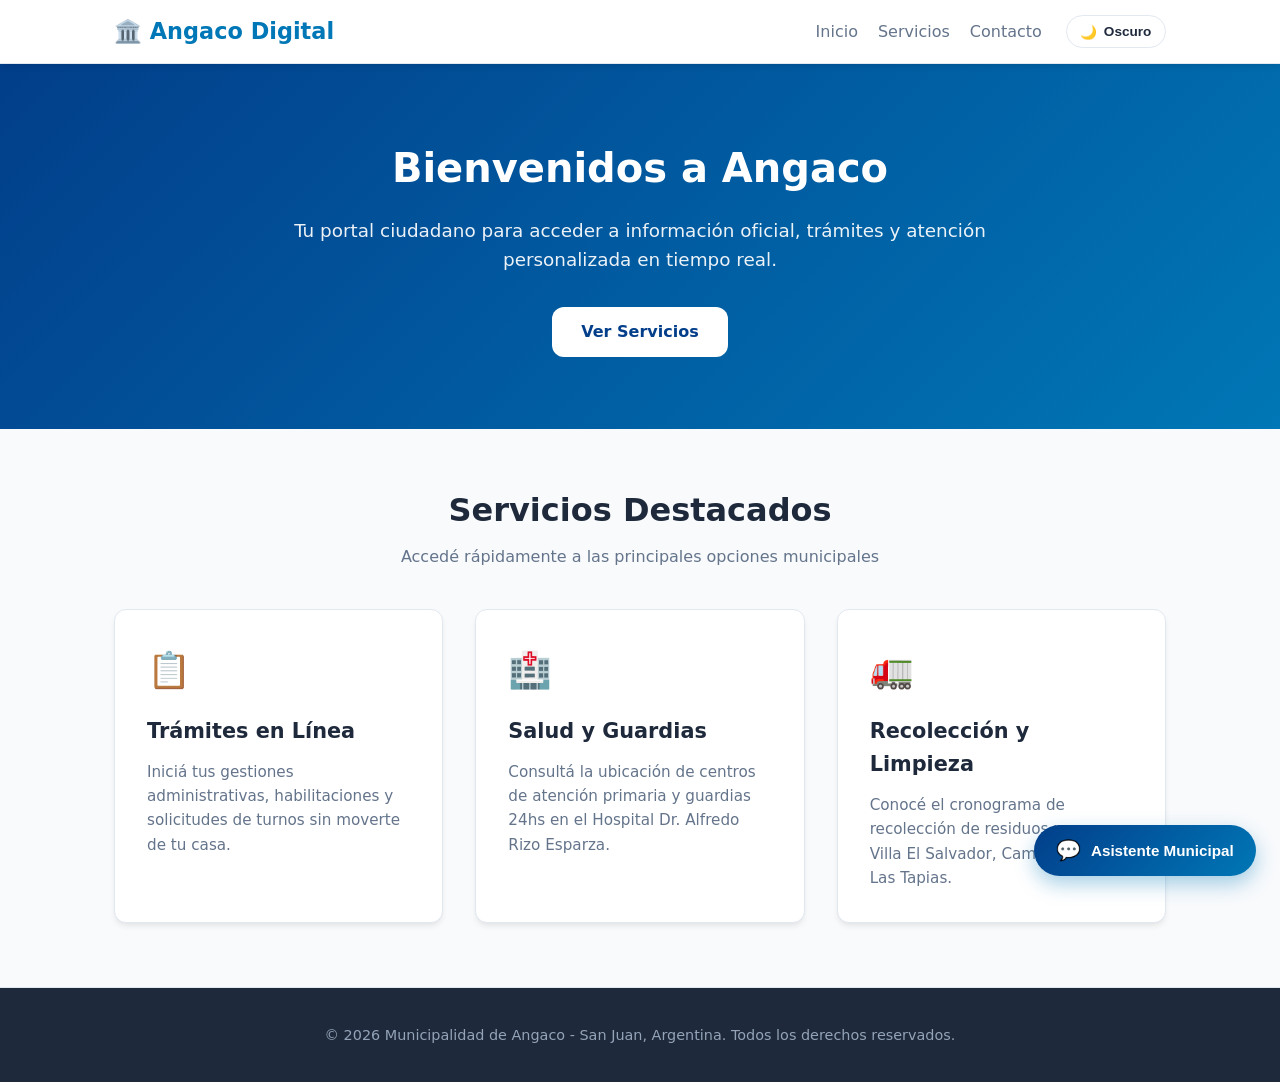
<file: angaco2.html>
<!DOCTYPE html>
<html lang="es">
<head>
  <meta charset="UTF-8">
  <meta name="viewport" content="width=device-width, initial-scale=1.0">
  <title>Portal Angaco 2 - Municipio</title>
  
  <!-- Script para aplicar el tema de inmediato antes de pintar la pantalla -->
  <script src="theme.js"></script>

  <!-- Hoja de estilos externa -->
  <link rel="stylesheet" href="styles.css">
</head>
<body>

  <!-- Encabezado y Navegación -->
  <header>
    <nav class="navbar">
      <a href="#" class="brand">🏛️ Angaco Digital</a>
      
      <div class="nav-actions">
        <ul class="nav-links">
          <li><a href="#inicio">Inicio</a></li>
          <li><a href="#servicios">Servicios</a></li>
          <li><a href="#contacto">Contacto</a></li>
        </ul>

        <!-- Botón para alternar Modo Claro / Oscuro -->
        <button id="themeToggleBtn" class="theme-toggle" aria-label="Cambiar tema de color">
          <span id="themeIcon">🌙</span>
          <span id="themeLabel">Oscuro</span>
        </button>
      </div>
    </nav>
  </header>

  <!-- Sección Principal / Hero -->
  <section class="hero" id="inicio">
    <div class="hero-content">
      <h1>Bienvenidos a Angaco</h1>
      <p>Tu portal ciudadano para acceder a información oficial, trámites y atención personalizada en tiempo real.</p>
      <a href="#servicios" class="btn-primary">Ver Servicios</a>
    </div>
  </section>

  <!-- Sección de Servicios Principales -->
  <main class="container" id="servicios">
    <div class="section-title">
      <h2>Servicios Destacados</h2>
      <p>Accedé rápidamente a las principales opciones municipales</p>
    </div>

    <div class="cards-grid">
      <article class="card">
        <div class="card-icon">📋</div>
        <h3>Trámites en Línea</h3>
        <p>Iniciá tus gestiones administrativas, habilitaciones y solicitudes de turnos sin moverte de tu casa.</p>
      </article>

      <article class="card">
        <div class="card-icon">🏥</div>
        <h3>Salud y Guardias</h3>
        <p>Consultá la ubicación de centros de atención primaria y guardias 24hs en el Hospital Dr. Alfredo Rizo Esparza.</p>
      </article>

      <article class="card">
        <div class="card-icon">🚛</div>
        <h3>Recolección y Limpieza</h3>
        <p>Conocé el cronograma de recolección de residuos por zonas: Villa El Salvador, Campo Afuera y Las Tapias.</p>
      </article>
    </div>
  </main>

  <!-- Pie de página -->
  <footer id="contacto">
    <p>&copy; 2026 Municipalidad de Angaco - San Juan, Argentina. Todos los derechos reservados.</p>
  </footer>

  <!-- ==============================================
       WIDGET DEL CHATBOT MUNICIPAL CON UBICACIÓN
       ============================================== -->

  <!-- Botón flotante para abrir el asistente -->
  <button id="chatToggleBtn" class="chat-fab" aria-label="Abrir asistente virtual del municipio">
    <span class="fab-icon">💬</span>
    <span>Asistente Municipal</span>
  </button>

  <!-- Ventana emergente del chat -->
  <aside id="chatWindow" class="chat-window" aria-label="Chatbot de atención ciudadana">
    <!-- Cabecera -->
    <div class="chat-header">
      <div class="chat-header-info">
        <h3>Asistente de Angaco</h3>
        <small><span class="status-dot"></span> En línea &bull; <span id="locationStatus">Ubicación sin activar</span></small>
      </div>
      <button id="chatCloseBtn" class="chat-close-btn" aria-label="Cerrar chat">&times;</button>
    </div>

    <!-- Banner para solicitar permiso de geolocalización -->
    <div id="locationBanner" class="location-banner">
      <span>📍 Activa tu ubicación para respuestas sobre tu zona</span>
      <button id="btnRequestLocation" class="btn-location-action">Permitir</button>
    </div>

    <!-- Historial de mensajes -->
    <div id="chatMessages" class="chat-messages" role="log" aria-live="polite">
      <div class="chat-bubble chat-bot">
        ¡Hola! 👋 Soy el asistente virtual de la Municipalidad de Angaco.
        <br><br>
        Puedo ayudarte con información sobre trámites, centros de salud, recolección de residuos y teléfonos de emergencia. Si activás tu ubicación en el botón superior, podré calcular las distancias y servicios más cercanos a vos.
      </div>
    </div>

    <!-- Preguntas sugeridas (Chips) -->
    <div id="quickChips" class="chat-chips">
      <button class="chat-chip" data-query="¿Dónde queda la municipalidad y qué horarios tiene?">🏛️ Sede y horarios</button>
      <button class="chat-chip" data-query="¿Cuál es el hospital o centro de salud más cercano?">🏥 Centros de Salud</button>
      <button class="chat-chip" data-query="¿Qué días pasa la recolección de residuos?">🚛 Recolección</button>
      <button class="chat-chip" data-query="¿Cómo renuevo el carnet de conducir?">🚗 Licencia de Conducir</button>
      <button class="chat-chip" data-query="¿Cuáles son los teléfonos de emergencia y comisaría?">📞 Teléfonos útiles</button>
    </div>

    <!-- Formulario de envío -->
    <form id="chatForm" class="chat-form">
      <input type="text" id="chatInput" placeholder="Escribí tu consulta aquí..." autocomplete="off" required>
      <button type="submit">Enviar</button>
    </form>
  </aside>

  <!-- Scripts del Chatbot -->
  <script src="chatbot.js"></script>
</body>
</html>
</file>
<file: styles.css>
/* ===================================================
   HOJA DE ESTILOS - ANGACO
   Archivo: styles.css
   =================================================== */

/* ---------------------------------------------------
   1. PALETA DE COLORES - TEMA CLARO (POR DEFECTO)
   --------------------------------------------------- */
:root {
  --primary-color: #0077b6;
  --primary-dark: #023e8a;
  --primary-hover: #0096c7;
  --secondary-color: #00b4d8;
  --accent-color: #90e0ef;

  --bg-color: #f8fafc;
  --surface-color: #ffffff;
  --card-bg: #ffffff;
  --footer-bg: #1e293b;
  --footer-text: #94a3b8;

  --text-main: #1e293b;
  --text-muted: #64748b;
  --border-color: #e2e8f0;
  --shadow: 0 4px 6px -1px rgba(0, 0, 0, 0.08), 0 2px 4px -2px rgba(0, 0, 0, 0.04);
  --shadow-lg: 0 12px 36px rgba(0, 0, 0, 0.16);
  --radius: 12px;

  /* Variables del Chatbot */
  --chat-feed-bg: #f8fafc;
  --chat-bot-bg: #ffffff;
  --chat-bot-text: #1e293b;
  --chat-user-bg: #0077b6;
  --chat-user-text: #ffffff;
  --chat-banner-bg: #f0f9ff;
  --chat-banner-border: #bae6fd;
  --chat-banner-text: #0369a1;
  --chat-chip-bg: #f1f5f9;
  --chat-chip-hover: #e0f2fe;
}

/* ---------------------------------------------------
   2. PALETA DE COLORES - MODO OSCURO (DATA-THEME = DARK)
   --------------------------------------------------- */
[data-theme="dark"] {
  --primary-color: #38bdf8;
  --primary-dark: #0284c7;
  --primary-hover: #7dd3fc;
  --secondary-color: #0ea5e9;
  --accent-color: #bae6fd;

  --bg-color: #0b0f19;
  --surface-color: #1e293b;
  --card-bg: #1e293b;
  --footer-bg: #070a10;
  --footer-text: #94a3b8;

  --text-main: #f8fafc;
  --text-muted: #94a3b8;
  --border-color: #334155;
  --shadow: 0 4px 14px rgba(0, 0, 0, 0.5);
  --shadow-lg: 0 14px 40px rgba(0, 0, 0, 0.65);

  /* Variables del Chatbot en modo oscuro */
  --chat-feed-bg: #0b0f19;
  --chat-bot-bg: #1e293b;
  --chat-bot-text: #f8fafc;
  --chat-user-bg: #0284c7;
  --chat-user-text: #ffffff;
  --chat-banner-bg: #1e293b;
  --chat-banner-border: #334155;
  --chat-banner-text: #38bdf8;
  --chat-chip-bg: #334155;
  --chat-chip-hover: #475569;
}

/* Reset general */
* {
  margin: 0;
  padding: 0;
  box-sizing: border-box;
}

body {
  font-family: 'Segoe UI', system-ui, -apple-system, sans-serif;
  background-color: var(--bg-color);
  color: var(--text-main);
  line-height: 1.6;
  transition: background-color 0.25s ease, color 0.25s ease;
}

/* ---------------------------------------------------
   3. ENCABEZADO Y NAVEGACIÓN
   --------------------------------------------------- */
header {
  background-color: var(--surface-color);
  border-bottom: 1px solid var(--border-color);
  box-shadow: var(--shadow);
  position: sticky;
  top: 0;
  z-index: 100;
  transition: background-color 0.25s ease, border-color 0.25s ease;
}

.navbar {
  max-width: 1100px;
  margin: 0 auto;
  padding: 0.85rem 1.5rem;
  display: flex;
  justify-content: space-between;
  align-items: center;
}

.brand {
  font-size: 1.4rem;
  font-weight: 700;
  color: var(--primary-color);
  text-decoration: none;
  display: flex;
  align-items: center;
  gap: 0.5rem;
  transition: color 0.25s ease;
}

.nav-actions {
  display: flex;
  align-items: center;
  gap: 1.5rem;
}

.nav-links {
  list-style: none;
  display: flex;
  gap: 1.25rem;
  align-items: center;
}

.nav-links a {
  text-decoration: none;
  color: var(--text-muted);
  font-weight: 500;
  transition: color 0.2s ease;
}

.nav-links a:hover {
  color: var(--primary-color);
}

/* Botón Switch Modo Oscuro / Claro */
.theme-toggle {
  display: inline-flex;
  align-items: center;
  gap: 0.4rem;
  background-color: var(--surface-color);
  color: var(--text-main);
  border: 1px solid var(--border-color);
  padding: 0.45rem 0.85rem;
  border-radius: 20px;
  font-size: 0.85rem;
  font-weight: 600;
  cursor: pointer;
  transition: all 0.2s ease;
}

.theme-toggle:hover {
  border-color: var(--primary-color);
  color: var(--primary-color);
  transform: translateY(-1px);
}

/* ---------------------------------------------------
   4. SECCIÓN HERO
   --------------------------------------------------- */
.hero {
  background: linear-gradient(135deg, var(--primary-dark), var(--primary-color));
  color: #ffffff;
  text-align: center;
  padding: 4.5rem 1.5rem;
  transition: background 0.3s ease;
}

.hero-content {
  max-width: 750px;
  margin: 0 auto;
}

.hero h1 {
  font-size: 2.5rem;
  margin-bottom: 1rem;
}

.hero p {
  font-size: 1.15rem;
  opacity: 0.92;
  margin-bottom: 2rem;
}

.btn-primary {
  display: inline-block;
  background-color: #ffffff;
  color: var(--primary-dark);
  padding: 0.75rem 1.8rem;
  font-weight: 600;
  border-radius: var(--radius);
  text-decoration: none;
  transition: transform 0.2s ease, box-shadow 0.2s ease;
}

.btn-primary:hover {
  transform: translateY(-2px);
  box-shadow: 0 6px 16px rgba(0, 0, 0, 0.25);
}

/* ---------------------------------------------------
   5. CONTENIDO PRINCIPAL / TARJETAS
   --------------------------------------------------- */
.container {
  max-width: 1100px;
  margin: 3.5rem auto;
  padding: 0 1.5rem;
}

.section-title {
  text-align: center;
  margin-bottom: 2.5rem;
}

.section-title h2 {
  font-size: 2rem;
  color: var(--text-main);
  margin-bottom: 0.5rem;
}

.section-title p {
  color: var(--text-muted);
}

.cards-grid {
  display: grid;
  grid-template-columns: repeat(auto-fit, minmax(280px, 1fr));
  gap: 2rem;
}

.card {
  background-color: var(--card-bg);
  border: 1px solid var(--border-color);
  border-radius: var(--radius);
  padding: 2rem;
  box-shadow: var(--shadow);
  transition: transform 0.25s ease, box-shadow 0.25s ease, background-color 0.25s ease, border-color 0.25s ease;
}

.card:hover {
  transform: translateY(-4px);
  box-shadow: var(--shadow-lg);
}

.card-icon {
  font-size: 2.2rem;
  margin-bottom: 1rem;
}

.card h3 {
  font-size: 1.3rem;
  margin-bottom: 0.75rem;
  color: var(--text-main);
}

.card p {
  color: var(--text-muted);
  font-size: 0.95rem;
}

/* ---------------------------------------------------
   6. PIE DE PÁGINA
   --------------------------------------------------- */
footer {
  background-color: var(--footer-bg);
  color: var(--footer-text);
  text-align: center;
  padding: 2.2rem 1.5rem;
  margin-top: 4rem;
  font-size: 0.9rem;
  border-top: 1px solid var(--border-color);
  transition: background-color 0.25s ease, border-color 0.25s ease;
}

footer a {
  color: var(--accent-color);
  text-decoration: none;
}

/* ---------------------------------------------------
   7. WIDGET CHATBOT CON MODO OSCURO Y GEOLOCALIZACIÓN
   --------------------------------------------------- */

/* Botón flotante para abrir el chat */
.chat-fab {
  position: fixed;
  bottom: 1.5rem;
  right: 1.5rem;
  background: linear-gradient(135deg, var(--primary-dark), var(--primary-color));
  color: #ffffff;
  border: none;
  border-radius: 50px;
  padding: 0.85rem 1.4rem;
  font-size: 0.95rem;
  font-weight: 600;
  box-shadow: 0 8px 20px rgba(0, 119, 182, 0.35);
  cursor: pointer;
  display: flex;
  align-items: center;
  gap: 0.6rem;
  z-index: 1000;
  transition: transform 0.25s ease, box-shadow 0.25s ease;
}

.chat-fab:hover {
  transform: translateY(-3px) scale(1.03);
  box-shadow: 0 12px 25px rgba(0, 119, 182, 0.45);
}

.chat-fab .fab-icon {
  font-size: 1.25rem;
}

/* Ventana emergente del Chat */
.chat-window {
  position: fixed;
  bottom: 5.5rem;
  right: 1.5rem;
  width: 380px;
  max-width: calc(100vw - 2rem);
  height: 540px;
  max-height: calc(100vh - 7rem);
  background: var(--surface-color);
  border-radius: 16px;
  box-shadow: var(--shadow-lg);
  border: 1px solid var(--border-color);
  display: flex;
  flex-direction: column;
  overflow: hidden;
  z-index: 1000;
  opacity: 0;
  pointer-events: none;
  transform: translateY(20px) scale(0.96);
  transition: opacity 0.25s ease, transform 0.25s ease, background-color 0.25s ease, border-color 0.25s ease;
}

.chat-window.active {
  opacity: 1;
  pointer-events: auto;
  transform: translateY(0) scale(1);
}

/* Cabecera del chat */
.chat-header {
  background: linear-gradient(135deg, var(--primary-dark), var(--primary-color));
  color: #ffffff;
  padding: 1rem 1.2rem;
  display: flex;
  justify-content: space-between;
  align-items: center;
}

.chat-header-info h3 {
  font-size: 1.05rem;
  font-weight: 600;
  margin: 0;
}

.chat-header-info small {
  font-size: 0.75rem;
  opacity: 0.9;
  display: flex;
  align-items: center;
  gap: 0.35rem;
}

.status-dot {
  width: 8px;
  height: 8px;
  background-color: #22c55e;
  border-radius: 50%;
  display: inline-block;
}

.chat-close-btn {
  background: transparent;
  border: none;
  color: #ffffff;
  font-size: 1.5rem;
  cursor: pointer;
  line-height: 1;
  opacity: 0.85;
  transition: opacity 0.2s ease;
}

.chat-close-btn:hover {
  opacity: 1;
}

/* Banner de permiso de ubicación */
.location-banner {
  background-color: var(--chat-banner-bg);
  border-bottom: 1px solid var(--chat-banner-border);
  color: var(--chat-banner-text);
  padding: 0.65rem 1rem;
  font-size: 0.8rem;
  display: flex;
  justify-content: space-between;
  align-items: center;
  gap: 0.5rem;
  transition: background-color 0.25s ease, color 0.25s ease;
}

.location-banner.granted {
  background-color: rgba(34, 197, 94, 0.12);
  border-bottom-color: rgba(34, 197, 94, 0.35);
  color: #22c55e;
}

.btn-location-action {
  background-color: var(--primary-color);
  color: #ffffff;
  border: none;
  padding: 0.3rem 0.65rem;
  border-radius: 6px;
  font-size: 0.75rem;
  font-weight: 600;
  cursor: pointer;
  white-space: nowrap;
  transition: background-color 0.2s ease, opacity 0.2s ease;
}

[data-theme="dark"] .btn-location-action {
  color: #0b0f19;
}

.btn-location-action:hover {
  opacity: 0.9;
}

/* Feed de mensajes */
.chat-messages {
  flex: 1;
  overflow-y: auto;
  padding: 1rem;
  display: flex;
  flex-direction: column;
  gap: 0.75rem;
  background-color: var(--chat-feed-bg);
  transition: background-color 0.25s ease;
}

.chat-bubble {
  max-width: 85%;
  padding: 0.75rem 1rem;
  border-radius: 14px;
  font-size: 0.88rem;
  line-height: 1.45;
  word-break: break-word;
}

.chat-bot {
  align-self: flex-start;
  background-color: var(--chat-bot-bg);
  color: var(--chat-bot-text);
  border: 1px solid var(--border-color);
  border-bottom-left-radius: 3px;
  box-shadow: 0 2px 4px rgba(0, 0, 0, 0.04);
}

.chat-user {
  align-self: flex-end;
  background: var(--chat-user-bg);
  color: var(--chat-user-text);
  border-bottom-right-radius: 3px;
}

/* Chips de preguntas sugeridas */
.chat-chips {
  display: flex;
  gap: 0.5rem;
  padding: 0.6rem 0.8rem;
  overflow-x: auto;
  background-color: var(--surface-color);
  border-top: 1px solid var(--border-color);
  transition: background-color 0.25s ease, border-color 0.25s ease;
}

.chat-chips::-webkit-scrollbar {
  height: 4px;
}
.chat-chips::-webkit-scrollbar-thumb {
  background: var(--border-color);
  border-radius: 4px;
}

.chat-chip {
  background-color: var(--chat-chip-bg);
  border: 1px solid var(--border-color);
  color: var(--text-main);
  padding: 0.35rem 0.7rem;
  border-radius: 20px;
  font-size: 0.76rem;
  white-space: nowrap;
  cursor: pointer;
  transition: all 0.2s ease;
}

.chat-chip:hover {
  background-color: var(--chat-chip-hover);
  border-color: var(--primary-color);
}

/* Input y formulario */
.chat-form {
  display: flex;
  gap: 0.5rem;
  padding: 0.8rem;
  background-color: var(--surface-color);
  border-top: 1px solid var(--border-color);
  transition: background-color 0.25s ease, border-color 0.25s ease;
}

.chat-form input {
  flex: 1;
  padding: 0.65rem 0.9rem;
  background-color: var(--bg-color);
  color: var(--text-main);
  border: 1px solid var(--border-color);
  border-radius: 20px;
  font-size: 0.88rem;
  outline: none;
  transition: border-color 0.2s ease, background-color 0.25s ease, color 0.25s ease;
}

.chat-form input:focus {
  border-color: var(--primary-color);
}

.chat-form input::placeholder {
  color: var(--text-muted);
}

.chat-form button {
  background-color: var(--primary-color);
  color: #ffffff;
  border: none;
  padding: 0.65rem 1.1rem;
  border-radius: 20px;
  font-weight: 600;
  font-size: 0.85rem;
  cursor: pointer;
  transition: background-color 0.2s ease, opacity 0.2s ease;
}

[data-theme="dark"] .chat-form button {
  color: #0b0f19;
}

.chat-form button:hover {
  opacity: 0.9;
}

/* Animación de escribiendo */
.typing-indicator span {
  display: inline-block;
  width: 6px;
  height: 6px;
  background-color: var(--text-muted);
  border-radius: 50%;
  margin-right: 3px;
  animation: typing 1.2s infinite ease-in-out;
}

.typing-indicator span:nth-child(2) {
  animation-delay: 0.2s;
}

.typing-indicator span:nth-child(3) {
  animation-delay: 0.4s;
  margin-right: 0;
}

@keyframes typing {
  0%, 80%, 100% {
    transform: translateY(0);
    opacity: 0.4;
  }
  40% {
    transform: translateY(-5px);
    opacity: 1;
  }
}

/* Responsivo para móviles */
@media (max-width: 640px) {
  .navbar {
    flex-wrap: wrap;
    gap: 0.8rem;
  }

  .nav-actions {
    gap: 0.8rem;
  }

  .nav-links {
    gap: 0.75rem;
    font-size: 0.9rem;
  }

  .chat-window {
    width: 100%;
    height: 100%;
    max-height: 100vh;
    max-width: 100vw;
    bottom: 0;
    right: 0;
    border-radius: 0;
  }
}
</file>
